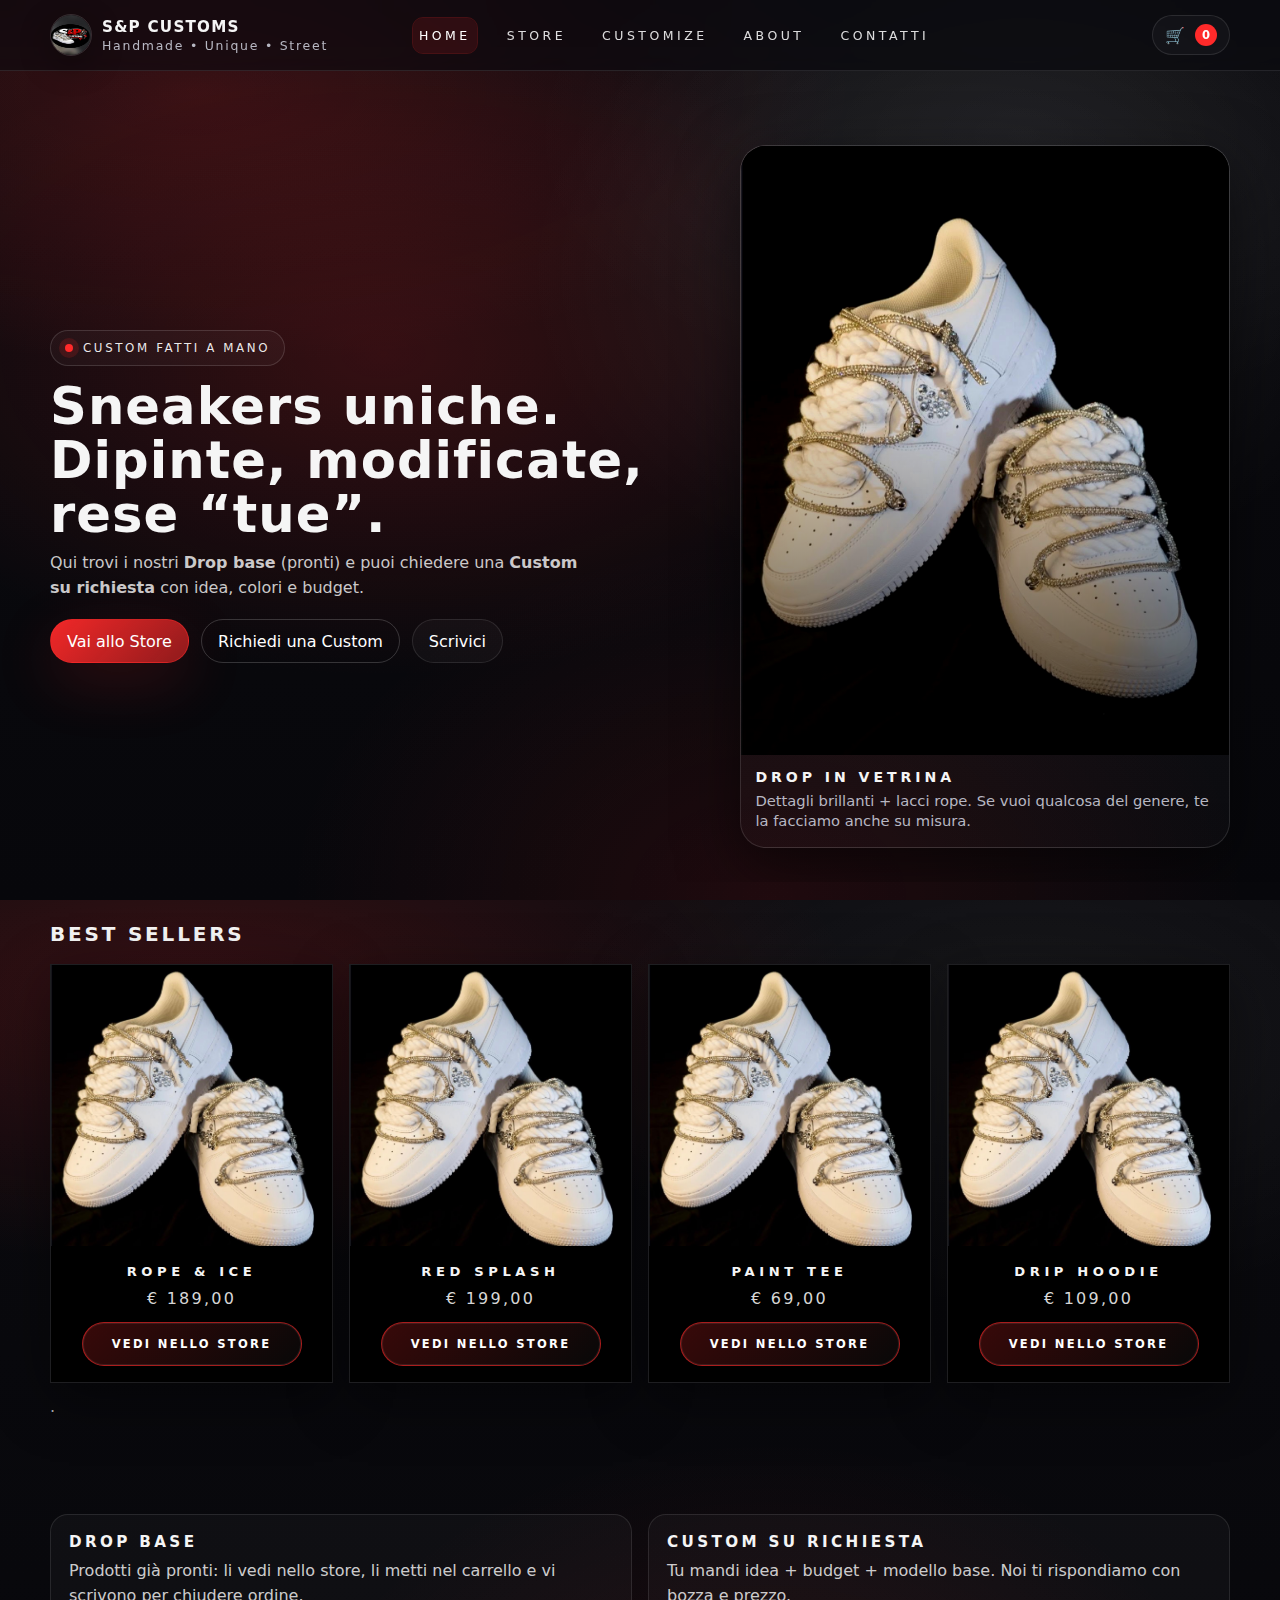
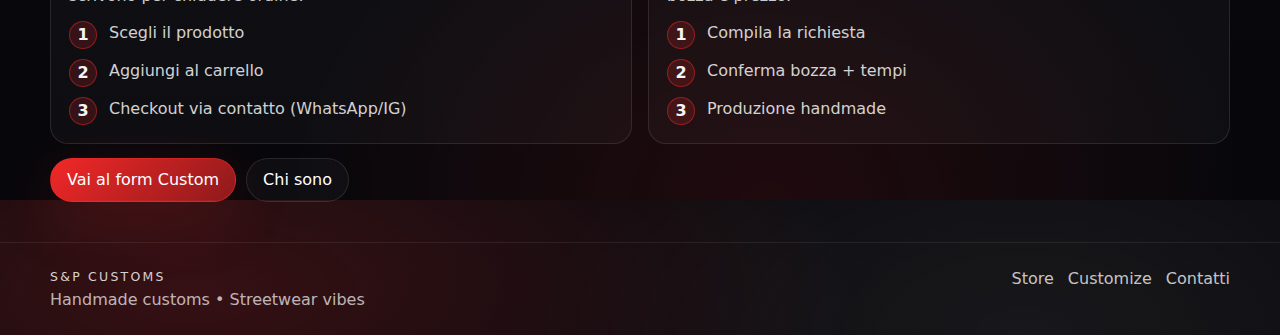
<file: index.html>
<!doctype html>
<html lang="it">
<head>
  <meta charset="utf-8" />
  <meta name="viewport" content="width=device-width,initial-scale=1" />
  <title>S&P Customs — Handmade Custom Sneakers</title>
  <meta name="description" content="Custom sneakers e capi dipinti a mano. Drop base + richieste su misura." />
  <link rel="stylesheet" href="css/styles.css" />
  <script src="js/app.js" defer></script>
</head>
<body>

  <header class="topbar">
    <div class="container">
      <nav class="nav">
        <a class="brand" href="index.html">
          <img src="assets/img/logo.jpg" alt="S&P Customs logo">
          <div>
            <span class="name">S&P Customs</span>
            <span class="tag">Handmade • Unique • Street</span>
          </div>
        </a>

        <div class="navlinks">
          <a href="index.html">Home</a>
          <a href="store.html">Store</a>
          <a href="customize.html">Customize</a>
          <a href="about.html">About</a>
          <a href="contact.html">Contatti</a>
        </div>

        <div class="navright">
          <a class="iconbtn" href="cart.html" aria-label="Carrello">
            🛒 <span class="badge" data-cart-badge>0</span>
          </a>
          <button class="iconbtn hamburger" data-hamburger aria-label="Apri menu">
            <span></span>
          </button>
        </div>
      </nav>

      <div class="drawer" data-drawer>
        <a href="index.html">Home</a>
        <a href="store.html">Store</a>
        <a href="customize.html">Customize</a>
        <a href="about.html">About</a>
        <a href="contact.html">Contatti</a>
        <a href="cart.html">Carrello</a>
      </div>
    </div>
  </header>

  <main>
    <section class="hero">
      <div class="container">
        <div class="inner">
          <div>
            <div class="kicker"><span class="dot"></span> custom fatti a mano</div>
            <h1>Sneakers uniche. <br>Dipinte, modificate, rese “tue”.</h1>
            <p>
              Qui trovi i nostri <b>Drop base</b> (pronti) e puoi chiedere una <b>Custom su richiesta</b>
              con idea, colori e budget.
            </p>

            <div class="ctaRow">
              <a class="btn primary" href="store.html">Vai allo Store</a>
              <a class="btn ghost" href="customize.html">Richiedi una Custom</a>
              <a class="btn" href="contact.html">Scrivici</a>
            </div>
          </div>

          <div class="heroCard">
            <div class="img">
              <img src="assets/img/product-1.jpg" alt="Prodotto custom">
            </div>
            <div class="meta">
              <div class="title">Drop in vetrina</div>
              <div class="sub">Dettagli brillanti + lacci rope. Se vuoi qualcosa del genere, te la facciamo anche su misura.</div>
            </div>
          </div>
        </div>
      </div>
    </section>

    <section class="section">
      <div class="container">
        <div class="sectionTitle">
          <h2>Best sellers</h2>
        </div>

        <div class="grid">
          <article class="card">
            <div class="photo"><img src="assets/img/product-1.jpg" alt="Rope & Ice"></div>
            <div class="info">
              <div class="name">Rope & Ice</div>
              <div class="price">€ 189,00</div>
              <div class="actions">
               <a class="smallbtn cta" href="store.html"><span>VEDI NELLO STORE</span></a>


              </div>
            </div>
          </article>

          <article class="card">
            <div class="photo"><img src="assets/img/product-2.jpg" alt="Red Splash"></div>
            <div class="info">
              <div class="name">Red Splash</div>
              <div class="price">€ 199,00</div>
              <div class="actions">
                <a class="smallbtn cta" href="store.html"><span>VEDI NELLO STORE</span></a>


              </div>
            </div>
          </article>

          <article class="card">
            <div class="photo"><img src="assets/img/product-3.jpg" alt="Paint Tee"></div>
            <div class="info">
              <div class="name">Paint Tee</div>
              <div class="price">€ 69,00</div>
              <div class="actions">
                <a class="smallbtn cta" href="store.html"><span>VEDI NELLO STORE</span></a>


              </div>
            </div>
          </article>

          <article class="card">
            <div class="photo"><img src="assets/img/product-4.jpg" alt="Drip Hoodie"></div>
            <div class="info">
              <div class="name">Drip Hoodie</div>
              <div class="price">€ 109,00</div>
              <div class="actions">
             <a class="smallbtn cta" href="store.html"><span>VEDI NELLO STORE</span></a>


              </div>
            </div>
          </article>
        </div>

        <p style="color:rgba(255,255,255,.65); margin-top:12px; line-height:1.45;">.
        </p>
      </div>
    </section>

    <section class="section">
      <div class="container">
        <div class="split">
          <div class="panel">
            <h3>Drop base</h3>
            <p>Prodotti già pronti: li vedi nello store, li metti nel carrello e vi scrivono per chiudere ordine.</p>
            <div class="steps">
              <div class="step"><div class="n">1</div><div class="t">Scegli il prodotto</div></div>
              <div class="step"><div class="n">2</div><div class="t">Aggiungi al carrello</div></div>
              <div class="step"><div class="n">3</div><div class="t">Checkout via contatto (WhatsApp/IG)</div></div>
            </div>
          </div>

          <div class="panel">
            <h3>Custom su richiesta</h3>
            <p>Tu mandi idea + budget + modello base. Noi ti rispondiamo con bozza e prezzo.</p>
            <div class="steps">
              <div class="step"><div class="n">1</div><div class="t">Compila la richiesta</div></div>
              <div class="step"><div class="n">2</div><div class="t">Conferma bozza + tempi</div></div>
              <div class="step"><div class="n">3</div><div class="t">Produzione handmade</div></div>
            </div>
          </div>
        </div>

        <div style="margin-top:14px; display:flex; gap:10px; flex-wrap:wrap;">
          <a class="btn primary" href="customize.html">Vai al form Custom</a>
          <a class="btn" href="about.html">Chi sono</a>
        </div>
      </div>
    </section>
  </main>

  <footer class="footer">
    <div class="container">
      <div class="row">
        <div>
          <div class="mini">S&P Customs</div>
          <div style="margin-top:6px;">Handmade customs • Streetwear vibes</div>
        </div>
        <div style="display:flex; gap:14px; flex-wrap:wrap;">
          <a href="store.html">Store</a>
          <a href="customize.html">Customize</a>
          <a href="contact.html">Contatti</a>
        </div>
      </div>
    </div>
  </footer>

</body>
</html>
</file>
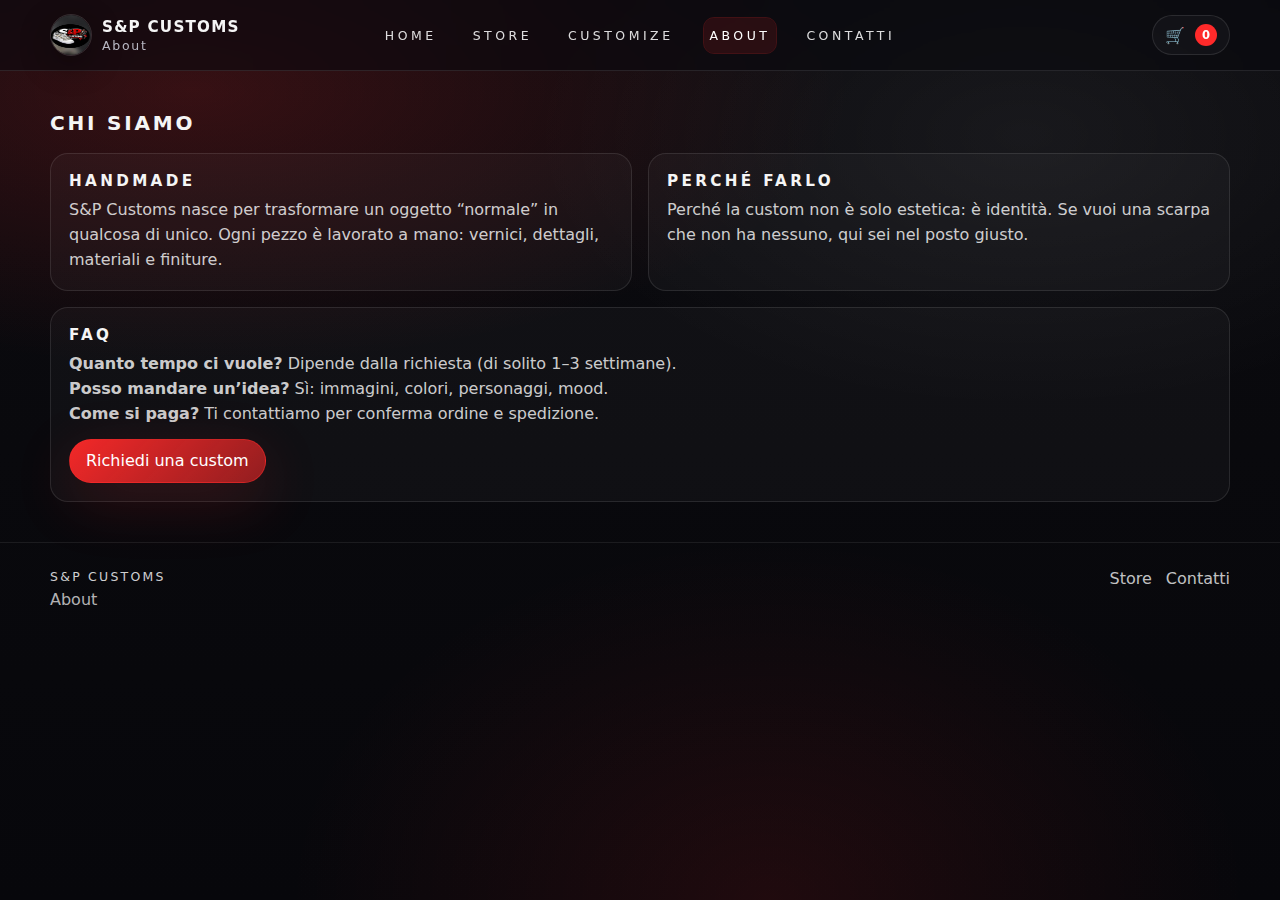
<file: about.html>
<!doctype html>
<html lang="it">
<head>
  <meta charset="utf-8" />
  <meta name="viewport" content="width=device-width,initial-scale=1" />
  <title>About — S&P Customs</title>
  <link rel="stylesheet" href="css/styles.css" />
  <script src="js/app.js" defer></script>
</head>
<body>

  <header class="topbar">
    <div class="container">
      <nav class="nav">
        <a class="brand" href="index.html">
          <img src="assets/img/logo.jpg" alt="S&P Customs logo">
          <div>
            <span class="name">S&P Customs</span>
            <span class="tag">About</span>
          </div>
        </a>

        <div class="navlinks">
          <a href="index.html">Home</a>
          <a href="store.html">Store</a>
          <a href="customize.html">Customize</a>
          <a href="about.html">About</a>
          <a href="contact.html">Contatti</a>
        </div>

        <div class="navright">
          <a class="iconbtn" href="cart.html">🛒 <span class="badge" data-cart-badge>0</span></a>
          <button class="iconbtn hamburger" data-hamburger aria-label="Apri menu"><span></span></button>
        </div>
      </nav>

      <div class="drawer" data-drawer>
        <a href="index.html">Home</a>
        <a href="store.html">Store</a>
        <a href="customize.html">Customize</a>
        <a href="about.html">About</a>
        <a href="contact.html">Contatti</a>
        <a href="cart.html">Carrello</a>
      </div>
    </div>
  </header>

  <main class="section">
    <div class="container">
      <div class="sectionTitle">
        <h2>Chi siamo</h2>
      </div>

      <div class="split">
        <div class="panel">
          <h3>Handmade</h3>
          <p>
            S&P Customs nasce per trasformare un oggetto “normale” in qualcosa di unico.
            Ogni pezzo è lavorato a mano: vernici, dettagli, materiali e finiture.
          </p>
        </div>

        <div class="panel">
          <h3>Perché farlo</h3>
          <p>
            Perché la custom non è solo estetica: è identità.
            Se vuoi una scarpa che non ha nessuno, qui sei nel posto giusto.
          </p>
        </div>
      </div>

      <div class="panel" style="margin-top:16px;">
        <h3>FAQ</h3>
        <p><b>Quanto tempo ci vuole?</b> Dipende dalla richiesta (di solito 1–3 settimane).</p>
        <p><b>Posso mandare un’idea?</b> Sì: immagini, colori, personaggi, mood.</p>
        <p><b>Come si paga?</b> Ti contattiamo per conferma ordine e spedizione.</p>


        <div style="margin-top:12px;">
          <a class="btn primary" href="customize.html">Richiedi una custom</a>
        </div>
      </div>
    </div>
  </main>

  <footer class="footer">
    <div class="container">
      <div class="row">
        <div>
          <div class="mini">S&P Customs</div>
          <div style="margin-top:6px;">About</div>
        </div>
        <div style="display:flex; gap:14px; flex-wrap:wrap;">
          <a href="store.html">Store</a>
          <a href="contact.html">Contatti</a>
        </div>
      </div>
    </div>
  </footer>

</body>
</html>
</file>
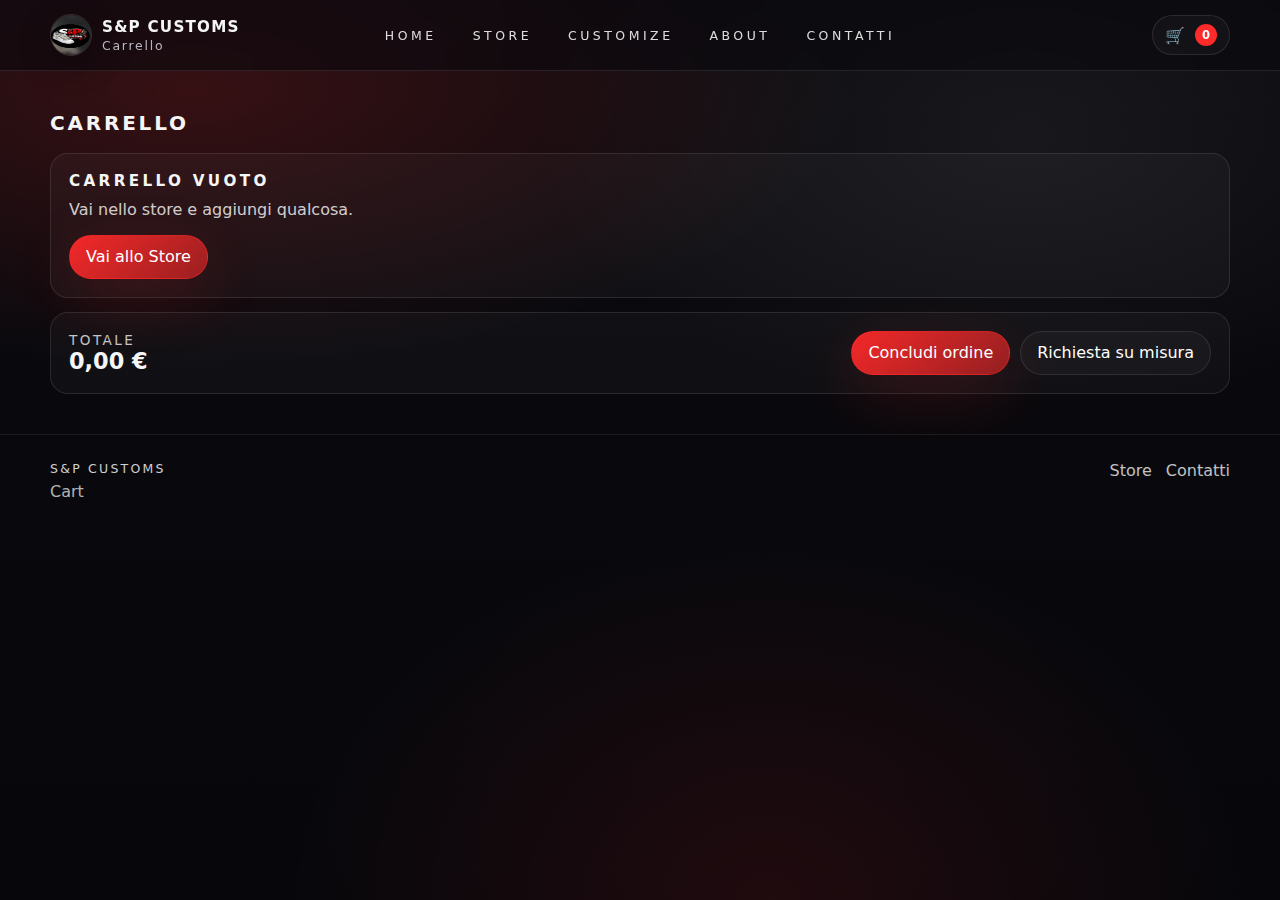
<file: cart.html>
<!doctype html>
<html lang="it">
<head>
  <meta charset="utf-8" />
  <meta name="viewport" content="width=device-width,initial-scale=1" />
  <title>Carrello — S&P Customs</title>
  <link rel="stylesheet" href="css/styles.css" />
  <script src="js/app.js" defer></script>
  <script src="js/cart.js" defer></script>
</head>
<body>

  <header class="topbar">
    <div class="container">
      <nav class="nav">
        <a class="brand" href="index.html">
          <img src="assets/img/logo.jpg" alt="S&P Customs logo">
          <div>
            <span class="name">S&P Customs</span>
            <span class="tag">Carrello</span>
          </div>
        </a>

        <div class="navlinks">
          <a href="index.html">Home</a>
          <a href="store.html">Store</a>
          <a href="customize.html">Customize</a>
          <a href="about.html">About</a>
          <a href="contact.html">Contatti</a>
        </div>

        <div class="navright">
          <a class="iconbtn" href="cart.html">🛒 <span class="badge" data-cart-badge>0</span></a>
          <button class="iconbtn hamburger" data-hamburger aria-label="Apri menu"><span></span></button>
        </div>
      </nav>

      <div class="drawer" data-drawer>
        <a href="index.html">Home</a>
        <a href="store.html">Store</a>
        <a href="customize.html">Customize</a>
        <a href="about.html">About</a>
        <a href="contact.html">Contatti</a>
        <a href="cart.html">Carrello</a>
      </div>
    </div>
  </header>

  <main class="section">
    <div class="container">
      <div class="sectionTitle">
        <h2>Carrello</h2>
       </div>

      <div id="cartEmpty" class="panel" style="display:none;">
        <h3>Carrello vuoto</h3>
        <p>Vai nello store e aggiungi qualcosa.</p>
        <div style="margin-top:12px;">
          <a class="btn primary" href="store.html">Vai allo Store</a>
        </div>
      </div>

      <div id="cartList" style="display:grid; gap:12px;"></div>

      <div class="panel" style="margin-top:14px; display:flex; align-items:center; justify-content:space-between; gap:12px; flex-wrap:wrap;">
        <div>
          <div style="text-transform:uppercase; letter-spacing:.18em; color:rgba(255,255,255,.75); font-size:.85rem;">Totale</div>
          <div style="font-weight:900; font-size:1.4rem;" id="cartTotal">€ 0,00</div>
        </div>

        <!-- Qui puoi scegliere tu: WhatsApp checkout / email / Stripe -->
        <div style="display:flex; gap:10px; flex-wrap:wrap;">
          <a class="btn primary" href="contact.html">Concludi ordine</a>
          <a class="btn" href="customize.html">Richiesta su misura</a>
        </div>
      </div>
    </div>
  </main>

  <footer class="footer">
    <div class="container">
      <div class="row">
        <div>
          <div class="mini">S&P Customs</div>
          <div style="margin-top:6px;">Cart</div>
        </div>
        <div style="display:flex; gap:14px; flex-wrap:wrap;">
          <a href="store.html">Store</a>
          <a href="contact.html">Contatti</a>
        </div>
      </div>
    </div>
  </footer>

</body>
</html>
</file>
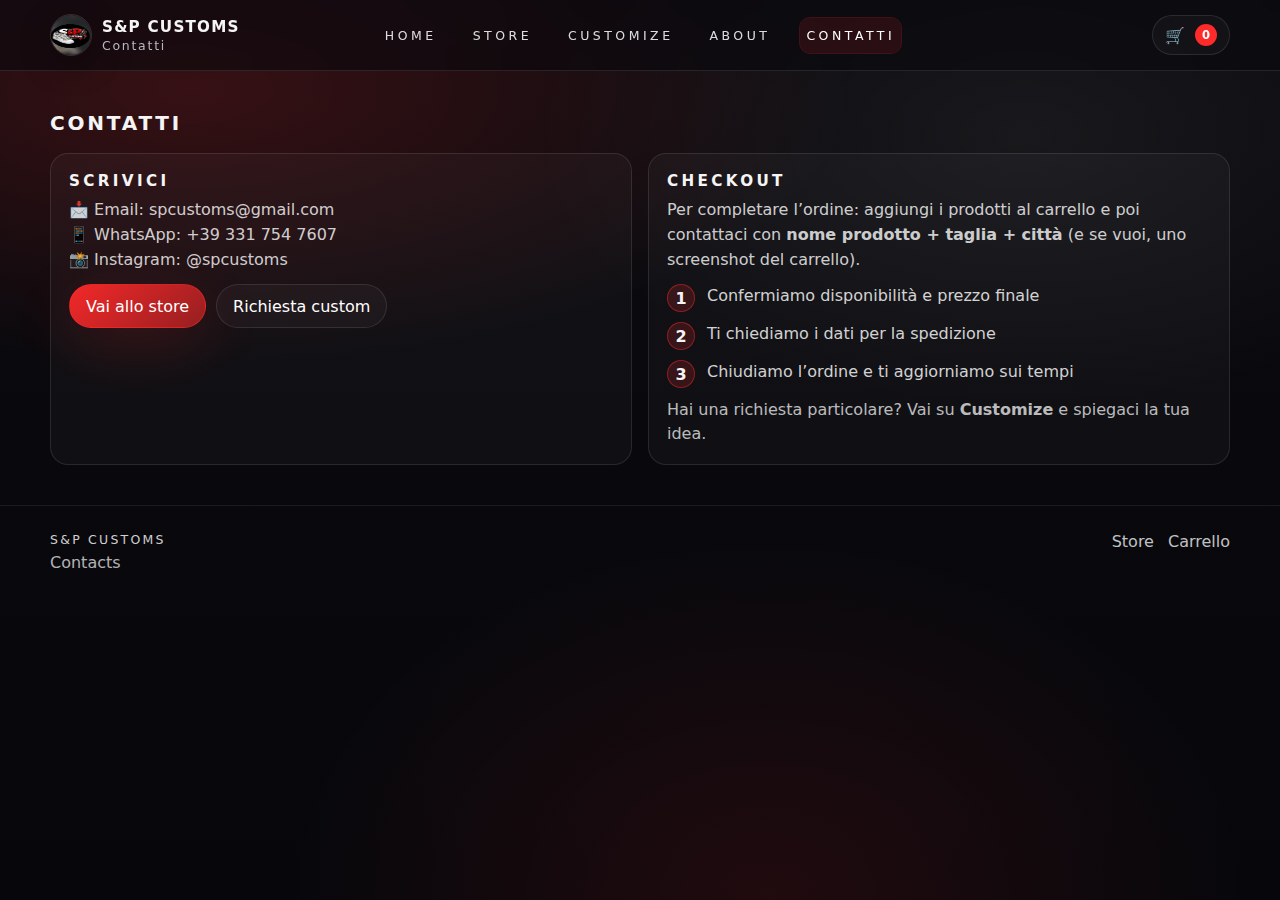
<file: contact.html>
<!doctype html>
<html lang="it">
<head>
  <meta charset="utf-8" />
  <meta name="viewport" content="width=device-width,initial-scale=1" />
  <title>Contatti — S&P Customs</title>
  <link rel="stylesheet" href="css/styles.css" />
  <script src="js/app.js" defer></script>
</head>
<body>

  <header class="topbar">
    <div class="container">
      <nav class="nav">
        <a class="brand" href="index.html">
          <img src="assets/img/logo.jpg" alt="S&P Customs logo">
          <div>
            <span class="name">S&P Customs</span>
            <span class="tag">Contatti</span>
          </div>
        </a>

        <div class="navlinks">
          <a href="index.html">Home</a>
          <a href="store.html">Store</a>
          <a href="customize.html">Customize</a>
          <a href="about.html">About</a>
          <a href="contact.html">Contatti</a>
        </div>

        <div class="navright">
          <a class="iconbtn" href="cart.html">🛒 <span class="badge" data-cart-badge>0</span></a>
          <button class="iconbtn hamburger" data-hamburger aria-label="Apri menu"><span></span></button>
        </div>
      </nav>

      <div class="drawer" data-drawer>
        <a href="index.html">Home</a>
        <a href="store.html">Store</a>
        <a href="customize.html">Customize</a>
        <a href="about.html">About</a>
        <a href="contact.html">Contatti</a>
        <a href="cart.html">Carrello</a>
      </div>
    </div>
  </header>

  <main class="section">
    <div class="container">
      <div class="sectionTitle">
        <h2>Contatti</h2>
      </div>

      <div class="split">
        <div class="panel">
          <h3>Scrivici</h3>
          <p>📩 Email: <a href="mailto:spcustoms0@gmail.com">spcustoms@gmail.com</a></p>
          <p>📱 WhatsApp: <a href="https://wa.me/3317547607" target="_blank" rel="noreferrer">+39 331 754 7607</a></p>
          <p>📸 Instagram: <a href="https://www.instagram.com/spcustomlab/" target="_blank" rel="noreferrer">@spcustoms</a></p>

          <div style="margin-top:12px; display:flex; gap:10px; flex-wrap:wrap;">
            <a class="btn primary" href="store.html">Vai allo store</a>
            <a class="btn" href="customize.html">Richiesta custom</a>
          </div>
        </div>

<div class="panel">
  <h3>Checkout</h3>
  <p>
    Per completare l’ordine: aggiungi i prodotti al carrello e poi contattaci con
    <b>nome prodotto + taglia + città</b> (e se vuoi, uno screenshot del carrello).
  </p>

  <div class="steps">
    <div class="step"><div class="n">1</div><div class="t">Confermiamo disponibilità e prezzo finale</div></div>
    <div class="step"><div class="n">2</div><div class="t">Ti chiediamo i dati per la spedizione</div></div>
    <div class="step"><div class="n">3</div><div class="t">Chiudiamo l’ordine e ti aggiorniamo sui tempi</div></div>
  </div>

  <p style="color:rgba(255,255,255,.72); line-height:1.5; margin-top:10px;">
    Hai una richiesta particolare? Vai su <b>Customize</b> e spiegaci la tua idea.
  </p>
</div>

      </div>
    </div>
  </main>

  <footer class="footer">
    <div class="container">
      <div class="row">
        <div>
          <div class="mini">S&P Customs</div>
          <div style="margin-top:6px;">Contacts</div>
        </div>
        <div style="display:flex; gap:14px; flex-wrap:wrap;">
          <a href="store.html">Store</a>
          <a href="cart.html">Carrello</a>
        </div>
      </div>
    </div>
  </footer>

</body>
</html>
</file>
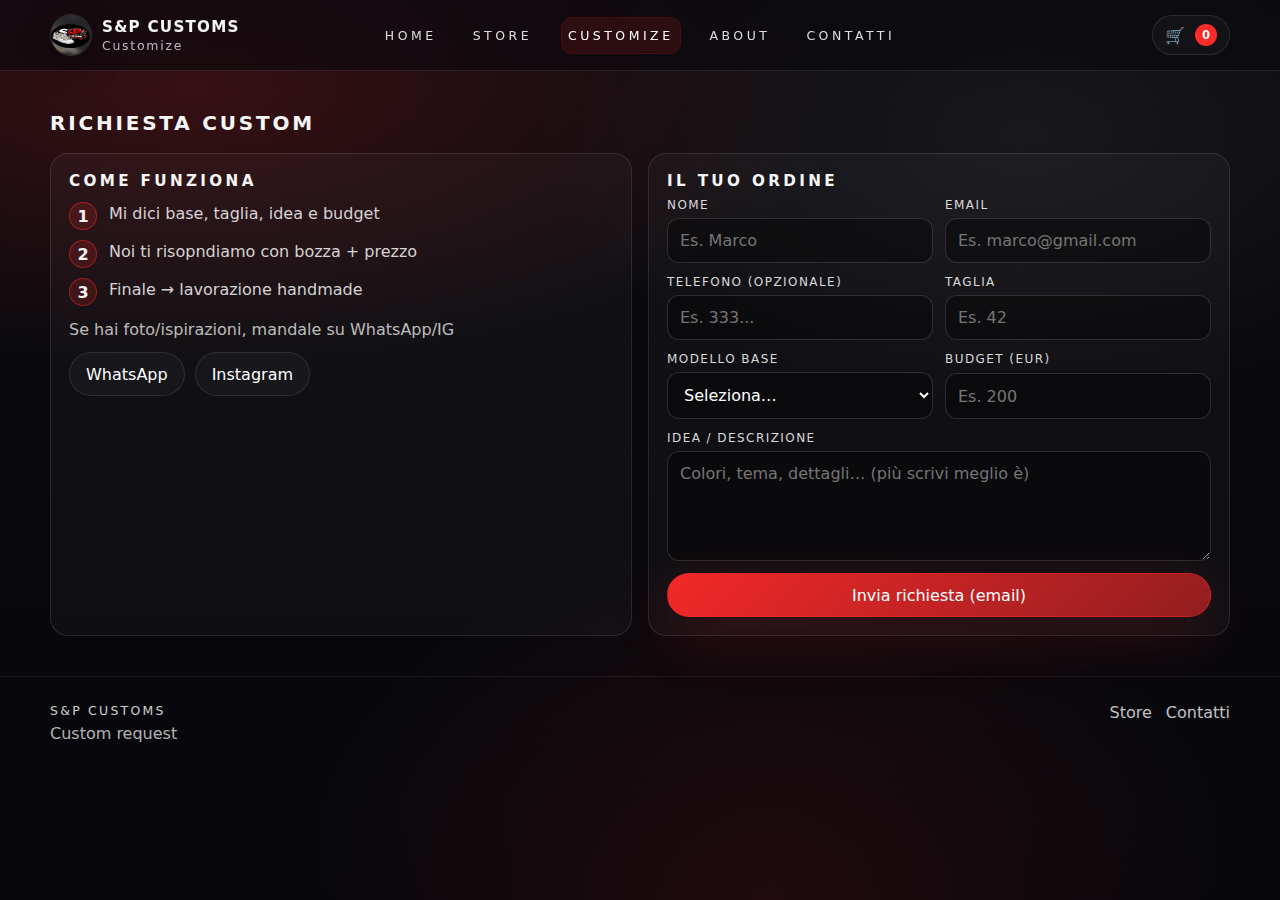
<file: customize.html>
<!doctype html>
<html lang="it">
<head>
  <meta charset="utf-8" />
  <meta name="viewport" content="width=device-width,initial-scale=1" />
  <title>Customize — S&P Customs</title>
  <link rel="stylesheet" href="css/styles.css" />
  <script src="js/app.js" defer></script>
</head>
<body>

  <header class="topbar">
    <div class="container">
      <nav class="nav">
        <a class="brand" href="index.html">
          <img src="assets/img/logo.jpg" alt="S&P Customs logo">
          <div>
            <span class="name">S&P Customs</span>
            <span class="tag">Customize</span>
          </div>
        </a>

        <div class="navlinks">
          <a href="index.html">Home</a>
          <a href="store.html">Store</a>
          <a href="customize.html">Customize</a>
          <a href="about.html">About</a>
          <a href="contact.html">Contatti</a>
        </div>

        <div class="navright">
          <a class="iconbtn" href="cart.html">🛒 <span class="badge" data-cart-badge>0</span></a>
          <button class="iconbtn hamburger" data-hamburger aria-label="Apri menu"><span></span></button>
        </div>
      </nav>

      <div class="drawer" data-drawer>
        <a href="index.html">Home</a>
        <a href="store.html">Store</a>
        <a href="customize.html">Customize</a>
        <a href="about.html">About</a>
        <a href="contact.html">Contatti</a>
        <a href="cart.html">Carrello</a>
      </div>
    </div>
  </header>

  <main class="section">
    <div class="container">
      <div class="sectionTitle">
        <h2>Richiesta Custom</h2>
    
      </div>

      <div class="split">
        <div class="panel">
          <h3>Come funziona</h3>
          <div class="steps">
            <div class="step"><div class="n">1</div><div class="t">Mi dici base, taglia, idea e budget</div></div>
            <div class="step"><div class="n">2</div><div class="t">Noi ti risopndiamo con bozza + prezzo</div></div>
            <div class="step"><div class="n">3</div><div class="t">Finale → lavorazione handmade</div></div>
          </div>

          <p style="margin-top:12px; color:rgba(255,255,255,.72); line-height:1.5;">
            Se hai foto/ispirazioni, mandale su WhatsApp/IG 
          </p>

          <!-- Metti qui numero e social reali -->
          <div style="display:flex; gap:10px; flex-wrap:wrap; margin-top:10px;">
            <a class="btn" href="https://wa.me/3317547607" target="_blank" rel="noreferrer">WhatsApp</a>
            <a class="btn" href="https://www.instagram.com/spcustomlab/" target="_blank" rel="noreferrer">Instagram</a>
          </div>
        </div>

        <div class="panel">
          <h3>Il tuo ordine</h3>

          <form class="form" id="customForm">
            <div class="formRow">
              <div class="field">
                <label for="name">Nome</label>
                <input id="name" name="_toggle_name" placeholder="Es. Marco" required />
              </div>
              <div class="field">
                <label for="email">Email</label>
                <input id="email" type="email" placeholder="Es. marco@gmail.com" required />
              </div>
            </div>

            <div class="formRow">
              <div class="field">
                <label for="phone">Telefono (opzionale)</label>
                <input id="phone" placeholder="Es. 333..." />
              </div>
              <div class="field">
                <label for="size">Taglia</label>
                <input id="size" placeholder="Es. 42" required />
              </div>
            </div>

            <div class="formRow">
              <div class="field">
                <label for="base">Modello base</label>
                <select id="base" required>
                  <option value="">Seleziona…</option>
                  <option>Sneaker bianca (tipo AF1)</option>
                  <option>Sneaker nera</option>
                  <option>Altro (scrivo sotto)</option>
                </select>
              </div>
              <div class="field">
                <label for="budget">Budget (EUR)</label>
                <input id="budget" type="number" min="0" placeholder="Es. 200" required />
              </div>
            </div>

            <div class="field">
              <label for="idea">Idea / Descrizione</label>
              <textarea id="idea" placeholder="Colori, tema, dettagli… (più scrivi meglio è)" required></textarea>
            </div>

            <button class="btn primary" type="submit">Invia richiesta (email)</button>
          </form>
        </div>
      </div>
    </div>
  </main>

  <footer class="footer">
    <div class="container">
      <div class="row">
        <div>
          <div class="mini">S&P Customs</div>
          <div style="margin-top:6px;">Custom request</div>
        </div>
        <div style="display:flex; gap:14px; flex-wrap:wrap;">
          <a href="store.html">Store</a>
          <a href="contact.html">Contatti</a>
        </div>
      </div>
    </div>
  </footer>

  <script>
    // Mailto submit (no backend)
    document.addEventListener("DOMContentLoaded", () => {
      const form = document.getElementById("customForm");
      form.addEventListener("submit", (e) => {
        e.preventDefault();

        const name = document.getElementById("name").value.trim();
        const email = document.getElementById("email").value.trim();
        const phone = document.getElementById("phone").value.trim();
        const size = document.getElementById("size").value.trim();
        const base = document.getElementById("base").value.trim();
        const budget = document.getElementById("budget").value.trim();
        const idea = document.getElementById("idea").value.trim();

        const to = "spcustoms0@gmail.com"; 
        const subject = encodeURIComponent("Richiesta CUSTOM — " + name);
        const body = encodeURIComponent(
`Ciao S&P Customs,
voglio una custom su richiesta.

NOME: ${name}
EMAIL: ${email}
TEL: ${phone || "—"}
TAGLIA: ${size}
MODELLO BASE: ${base}
BUDGET: € ${budget}

IDEA:
${idea}

(Se ho foto/ispirazioni le mando su WhatsApp/Instagram.)
`
        );

        window.open(`mailto:${to}?subject=${subject}&body=${body}`, "_self");

      });
    });
  </script>

</body>
</html>
</file>
<file: css/styles.css>
/* ===========================
   S&P CUSTOMS — starter styles
   Pure CSS, no framework
   =========================== */

:root{
  --bg: #0b0b0f;
  --bg2:#0f0f14;
  --card:#111118;
  --text:#f5f5f5;
  --muted:#b7b7c2;
  --line: rgba(255,255,255,.10);
  --accent:#ff2a2a;   /* dal logo */
  --accent2:#ffffff;  /* bianco */
  --shadow: 0 18px 60px rgba(0,0,0,.55);
  --radius: 18px;
  --radius2: 26px;
  --max: 1180px;
}

*{box-sizing:border-box}
html,body{height:100%}
body{
  margin:0;
  font-family: ui-sans-serif, system-ui, -apple-system, Segoe UI, Roboto, Arial, "Apple Color Emoji","Segoe UI Emoji";
  color:var(--text);
  background:
    radial-gradient(1200px 500px at 15% 10%, rgba(255,42,42,.18), transparent 55%),
    radial-gradient(900px 500px at 80% 15%, rgba(255,255,255,.06), transparent 55%),
    radial-gradient(800px 600px at 60% 100%, rgba(255,42,42,.10), transparent 60%),
    linear-gradient(180deg, var(--bg), #07070b);
}

a{color:inherit; text-decoration:none}
img{max-width:100%; display:block}
button,input,select,textarea{font:inherit}

.container{
  width: min(var(--max), calc(100% - 40px));
  margin: 0 auto;
}

/* ---- Topbar ---- */
.topbar{
  position:sticky;
  top:0;
  z-index:50;
  backdrop-filter: blur(10px);
  background: rgba(8,8,12,.55);
  border-bottom: 1px solid var(--line);
}

.nav{
  display:flex;
  align-items:center;
  justify-content:space-between;
  gap:16px;
  padding: 14px 0;
}

.brand{
  display:flex;
  align-items:center;
  gap:10px;
  min-width: 210px;
}
.brand img{
  width:42px; height:42px;
  border-radius: 50%;
  border: 1px solid rgba(255,255,255,.14);
  box-shadow: 0 10px 30px rgba(0,0,0,.35);
}
.brand .name{
  font-weight:800;
  letter-spacing:.08em;
  text-transform:uppercase;
  font-size:.95rem;
}
.brand .tag{
  display:block;
  color:var(--muted);
  font-size:.78rem;
  letter-spacing:.14em;
  margin-top:2px;
}

.navlinks{
  display:flex;
  align-items:center;
  justify-content:center;
  gap:24px;
  flex:1;
}
.navlinks a{
  text-transform:uppercase;
  letter-spacing:.28em;
  font-size:.78rem;
  color: rgba(255,255,255,.86);
  padding:10px 6px;
  border-radius: 10px;
}
.navlinks a:hover{background: rgba(255,255,255,.06)}
.navlinks a.active{color:#fff; background: rgba(255,42,42,.12); outline:1px solid rgba(255,42,42,.22)}

.navright{
  display:flex;
  align-items:center;
  justify-content:flex-end;
  gap:10px;
  min-width: 210px;
}
.iconbtn{
  display:inline-flex;
  align-items:center;
  justify-content:center;
  gap:10px;
  border:1px solid var(--line);
  background: rgba(255,255,255,.03);
  color:var(--text);
  height:40px;
  padding:0 12px;
  border-radius: 999px;
  cursor:pointer;
}
.iconbtn:hover{background: rgba(255,255,255,.07)}
.badge{
  display:inline-flex;
  align-items:center;
  justify-content:center;
  min-width:22px;
  height:22px;
  padding:0 6px;
  border-radius:999px;
  background: var(--accent);
  color:#fff;
  font-size:.72rem;
  font-weight:700;
}

.hamburger{
  display:none;
  width:42px;
  padding:0;
}
.hamburger span{
  width:18px; height:2px;
  background:#fff;
  display:block;
  position:relative;
}
.hamburger span::before,
.hamburger span::after{
  content:"";
  position:absolute;
  left:0;
  width:18px; height:2px;
  background:#fff;
}
.hamburger span::before{top:-6px}
.hamburger span::after{top:6px}

/* mobile menu drawer */
.drawer{
  display:none;
  border-top:1px solid var(--line);
  background: rgba(8,8,12,.70);
}
.drawer a{
  display:block;
  padding:14px 0;
  border-bottom:1px solid rgba(255,255,255,.06);
  text-transform:uppercase;
  letter-spacing:.22em;
  font-size:.85rem;
  color: rgba(255,255,255,.92);
}

/* ---- Hero ---- */
.hero{
  padding: 74px 0 34px;
  position:relative;
  overflow:hidden;
}
.hero::before{
  content:"";
  position:absolute;
  inset:-2px;
  background:
    radial-gradient(900px 520px at 30% 35%, rgba(255,42,42,.18), transparent 62%),
    radial-gradient(700px 520px at 75% 25%, rgba(255,255,255,.08), transparent 62%);
  pointer-events:none;
}
.hero .inner{
  position:relative;
  display:grid;
  grid-template-columns: 1.15fr .85fr;
  gap: 28px;
  align-items:center;
}
.kicker{
  display:inline-flex;
  align-items:center;
  gap:10px;
  border:1px solid rgba(255,255,255,.14);
  background: rgba(255,255,255,.03);
  padding: 10px 14px;
  border-radius: 999px;
  color: rgba(255,255,255,.92);
  letter-spacing:.22em;
  text-transform:uppercase;
  font-size:.74rem;
}
.dot{
  width:8px; height:8px;
  border-radius:50%;
  background: var(--accent);
  box-shadow: 0 0 0 6px rgba(255,42,42,.15);
}
.hero h1{
  margin: 14px 0 10px;
  font-size: clamp(2.05rem, 4vw, 3.4rem);
  line-height:1.05;
  letter-spacing:.02em;
}
.hero p{
  margin:0;
  color: rgba(255,255,255,.78);
  line-height:1.55;
  max-width: 52ch;
}

.ctaRow{
  display:flex;
  gap:12px;
  margin-top: 18px;
  flex-wrap:wrap;
}
.btn{
  display:inline-flex;
  align-items:center;
  justify-content:center;
  gap:10px;
  height:44px;
  padding: 0 16px;
  border-radius: 999px;
  border: 1px solid var(--line);
  background: rgba(255,255,255,.03);
  color:#fff;
  cursor:pointer;
}
.btn:hover{background: rgba(255,255,255,.07)}
.btn.primary{
  background: linear-gradient(135deg, rgba(255,42,42,.95), rgba(255,42,42,.55));
  border-color: rgba(255,42,42,.45);
  box-shadow: 0 18px 60px rgba(255,42,42,.18);
}
.btn.primary:hover{filter: brightness(1.06)}
.btn.ghost{
  background: transparent;
  border-color: rgba(255,255,255,.18);
}

.heroCard{
  background: linear-gradient(180deg, rgba(255,255,255,.05), rgba(255,255,255,.02));
  border: 1px solid rgba(255,255,255,.12);
  border-radius: var(--radius2);
  box-shadow: var(--shadow);
  overflow:hidden;
}
.heroCard .img{
  aspect-ratio: 4/5;
  background: #000;
  position:relative;
}
.heroCard .img img{
  width:100%;
  height:100%;
  object-fit:cover;
  filter: contrast(1.05) saturate(1.1);
  opacity:.95;
}
.heroCard .img::after{
  content:"";
  position:absolute;
  inset:0;
  background: linear-gradient(180deg, transparent 40%, rgba(0,0,0,.75));
}
.heroCard .meta{
  padding: 14px 14px 16px;
}
.heroCard .meta .title{
  text-transform:uppercase;
  letter-spacing:.28em;
  font-weight:800;
  font-size:.88rem;
}
.heroCard .meta .sub{
  margin-top:6px;
  color: var(--muted);
  font-size:.92rem;
  line-height:1.35;
}

/* ---- Sections ---- */
.section{
  padding: 40px 0;
}
.sectionTitle{
  display:flex;
  align-items:flex-end;
  justify-content:space-between;
  gap:16px;
  margin-bottom: 18px;
}
.sectionTitle h2{
  margin:0;
  font-size: 1.25rem;
  letter-spacing:.14em;
  text-transform:uppercase;
}
.sectionTitle p{
  margin:0;
  color: var(--muted);
  max-width: 55ch;
  line-height:1.45;
  font-size:.95rem;
}

/* ---- Product grid (stile screenshot) ---- */
.grid{
  display:grid;
  grid-template-columns: repeat(4, 1fr);
  gap: 16px;
}
.card{
  border-radius: 0;
  background: #0b0b0f;
  border: 1px solid rgba(255,255,255,.08);
  overflow:hidden;
  box-shadow: 0 16px 55px rgba(0,0,0,.45);
}
.card .photo{
  background: #0a0a0a;
  aspect-ratio: 1 / 1;
}
.card .photo img{
  width:100%; height:100%;
  object-fit:cover;
}
.card .info{
  background: #000;
  padding: 18px 14px 16px;
  text-align:center;
}
.card .name{
  text-transform:uppercase;
  letter-spacing:.35em;
  font-weight:800;
  font-size:.82rem;
}
.card .price{
  margin-top:10px;
  color: rgba(255,255,255,.88);
  letter-spacing:.14em;
}
.card .actions{
  margin-top: 12px;
  display:flex;
  gap:10px;
  justify-content:center;
  flex-wrap:wrap;
}
.card .smallbtn{
    .card .smallbtn{
  display: inline-flex;
  align-items: center;
  justify-content: center;
  line-height: 1;
  height:40px;
  padding: 0 18px;
  border-radius: 12px;
  border:1px solid rgba(255,255,255,.20);
  background: rgba(255,255,255,.03);
  color:#fff;
  text-transform:uppercase;
  letter-spacing:.18em;
  font-size:.72rem;
  cursor:pointer;
  transition: transform .15s ease, background .15s ease, border-color .15s ease, box-shadow .15s ease;
}

  height:40px;
  padding: 0 18px;
  border-radius: 12px;
  border:1px solid rgba(255,255,255,.20);
  background: rgba(255,255,255,.03);
  color:#fff;
  text-transform:uppercase;
  letter-spacing:.18em;
  font-size:.72rem;
  cursor:pointer;
  transition: transform .15s ease, background .15s ease, border-color .15s ease, box-shadow .15s ease;
}

/* CTA solo per i bottoni "Vedi nello store" in HOME */
.card .smallbtn.cta{
  min-width: 220px;
  height: 44px;
  border-radius: 999px;
  border: 1px solid rgba(255,42,42,.60);
  background: linear-gradient(135deg, rgba(255,42,42,.22), rgba(255,255,255,.03));
  box-shadow:
    0 18px 60px rgba(0,0,0,.45),
    inset 0 0 0 1px rgba(255,255,255,.08);
  font-weight: 800;
  letter-spacing: .20em;
  position: relative;
  overflow: hidden;
 
  display: inline-flex; 

}

/* effetto "shine" leggero */
.card .smallbtn.cta::after{
  content:"";
  position:absolute;
  top:-60%;
  left:-40%;
  width: 60%;
  height: 220%;
  background: linear-gradient(90deg, transparent, rgba(255,255,255,.18), transparent);
  transform: rotate(18deg);
  opacity: .0;
  transition: opacity .15s ease, left .35s ease;
}

.card .smallbtn.cta:hover{
  background: linear-gradient(135deg, rgba(255,42,42,.30), rgba(255,255,255,.05));
  border-color: rgba(255,42,42,.85);
  box-shadow: 0 18px 60px rgba(255,42,42,.16);
  transform: translateY(-1px);
}

.card .smallbtn.cta:hover::after{
  opacity: 1;
  left: 120%;
}


.card .smallbtn:hover{
  background: rgba(255,255,255,.08);
  border-color: rgba(255,42,42,.55);
  box-shadow: 0 16px 50px rgba(255,42,42,.14);
  transform: translateY(-1px);
}

.card .smallbtn:active{
  transform: translateY(0);
}

.card .actions{
  margin-top: 14px;
}

.pill{
  position:absolute;
  top:10px; left:10px;
  background: rgba(0,0,0,.75);
  border:1px solid rgba(255,255,255,.18);
  color:#fff;
  padding:6px 10px;
  font-size:.72rem;
  letter-spacing:.18em;
  text-transform:uppercase;
}

/* ---- Controls ---- */
.controls{
  display:flex;
  gap:10px;
  flex-wrap:wrap;
  align-items:center;
  justify-content:space-between;
  margin-bottom: 16px;
}
.filters{
  display:flex;
  gap:8px;
  flex-wrap:wrap;
}
.chip{
  border:1px solid rgba(255,255,255,.14);
  background: rgba(255,255,255,.03);
  color:#fff;
  height:38px;
  padding:0 12px;
  border-radius: 999px;
  letter-spacing:.18em;
  text-transform:uppercase;
  font-size:.74rem;
  cursor:pointer;
}
.chip:hover{background: rgba(255,255,255,.07)}
.chip.active{border-color: rgba(255,42,42,.55); background: rgba(255,42,42,.12)}

.select{
  height:38px;
  border-radius: 999px;
  border:1px solid rgba(255,255,255,.14);
  background: rgba(255,255,255,.03);
  color:#fff;
  padding: 0 12px;
}

/* ---- Split blocks ---- */
.split{
  display:grid;
  grid-template-columns: 1fr 1fr;
  gap: 16px;
}
.panel{
  border:1px solid rgba(255,255,255,.10);
  background: rgba(255,255,255,.03);
  border-radius: var(--radius);
  padding: 18px;
}
.panel h3{
  margin:0 0 8px;
  text-transform:uppercase;
  letter-spacing:.22em;
  font-size:.95rem;
}
.panel p{
  margin:0;
  color: rgba(255,255,255,.80);
  line-height:1.55;
}
.steps{
  display:grid;
  gap:10px;
  margin-top: 12px;
}
.step{
  display:flex;
  gap:12px;
  align-items:flex-start;
}
.step .n{
  width:28px;height:28px;
  border-radius:50%;
  background: rgba(255,42,42,.16);
  border:1px solid rgba(255,42,42,.45);
  display:flex;
  align-items:center;
  justify-content:center;
  font-weight:800;
}
.step .t{
  color: rgba(255,255,255,.82);
  line-height:1.45;
}

/* ---- Forms ---- */
.form{
  display:grid;
  gap:12px;
}
.field{
  display:grid;
  gap:6px;
}
label{
  color: rgba(255,255,255,.85);
  letter-spacing:.12em;
  text-transform:uppercase;
  font-size:.75rem;
}
input, textarea, select{
  width:100%;
  border:1px solid rgba(255,255,255,.14);
  background: rgba(0,0,0,.35);
  color:#fff;
  border-radius: 12px;
  padding: 12px 12px;
  outline:none;
}
textarea{min-height:110px; resize:vertical}
input:focus, textarea:focus, select:focus{
  border-color: rgba(255,42,42,.55);
  box-shadow: 0 0 0 4px rgba(255,42,42,.12);
}
.formRow{
  display:grid;
  grid-template-columns: 1fr 1fr;
  gap:12px;
}

/* ---- Modal ---- */
.modal{
  position:fixed;
  inset:0;
  background: rgba(0,0,0,.70);
  display:none;
  align-items:center;
  justify-content:center;
  padding: 20px;
  z-index:100;
}
.modal.open{display:flex}
.modalCard{
  width:min(980px, 100%);
  background: #0b0b10;
  border:1px solid rgba(255,255,255,.12);
  border-radius: var(--radius2);
  overflow:hidden;
  box-shadow: var(--shadow);
}
.modalGrid{
  display:grid;
  grid-template-columns: 1fr 1fr;
}
.modalImg{
  background:#000;
  min-height: 320px;
}
.modalImg img{width:100%; height:100%; object-fit:cover}
.modalBody{
  padding: 18px;
}
.modalBody h3{
  margin:0;
  text-transform:uppercase;
  letter-spacing:.22em;
}
.modalBody p{color: rgba(255,255,255,.78); line-height:1.55}
.modalTop{
  display:flex;
  align-items:center;
  justify-content:space-between;
  gap:10px;
}
.close{
  height:38px;
  width:38px;
  border-radius: 12px;
  border:1px solid rgba(255,255,255,.14);
  background: rgba(255,255,255,.03);
  color:#fff;
  cursor:pointer;
}
.close:hover{background: rgba(255,255,255,.08)}

/* ---- Footer ---- */
.footer{
  border-top: 1px solid rgba(255,255,255,.08);
  padding: 26px 0;
  color: rgba(255,255,255,.70);
}
.footer .row{
  display:flex;
  justify-content:space-between;
  gap: 16px;
  flex-wrap:wrap;
}
.footer .mini{
  text-transform:uppercase;
  letter-spacing:.18em;
  font-size:.78rem;
  color: rgba(255,255,255,.82);
}
.footer a{color: rgba(255,255,255,.76)}
.footer a:hover{color:#fff}

/* ---- Responsive ---- */
@media (max-width: 1020px){
  .grid{grid-template-columns: repeat(2, 1fr)}
  .hero .inner{grid-template-columns: 1fr}
  .navlinks{display:none}
  .hamburger{display:inline-flex}
  .drawer.open{display:block}
  .brand{min-width:auto}
  .navright{min-width:auto}
  .split{grid-template-columns: 1fr}
  .modalGrid{grid-template-columns: 1fr}
}
@media (max-width: 520px){
  .grid{grid-template-columns: 1fr}
  .formRow{grid-template-columns: 1fr}
}

/* Reduce motion */
@media (prefers-reduced-motion: reduce){
  *{scroll-behavior:auto !important; transition:none !important; animation:none !important;}
}
/* FIX centratura testo CTA (a prova di qualsiasi CSS che rompe) */
.card .smallbtn.cta{
  display: flex !important;
  align-items: center !important;
  justify-content: center !important;
  text-align: center !important;
  padding: 0 22px !important;
  line-height: normal !important;
  text-indent: 0 !important;
  white-space: nowrap;
}

/* centra il contenuto interno al 100% */
.card .smallbtn.cta > span{
  display: block;
  width: 100%;
  text-align: center;
}
</file>
